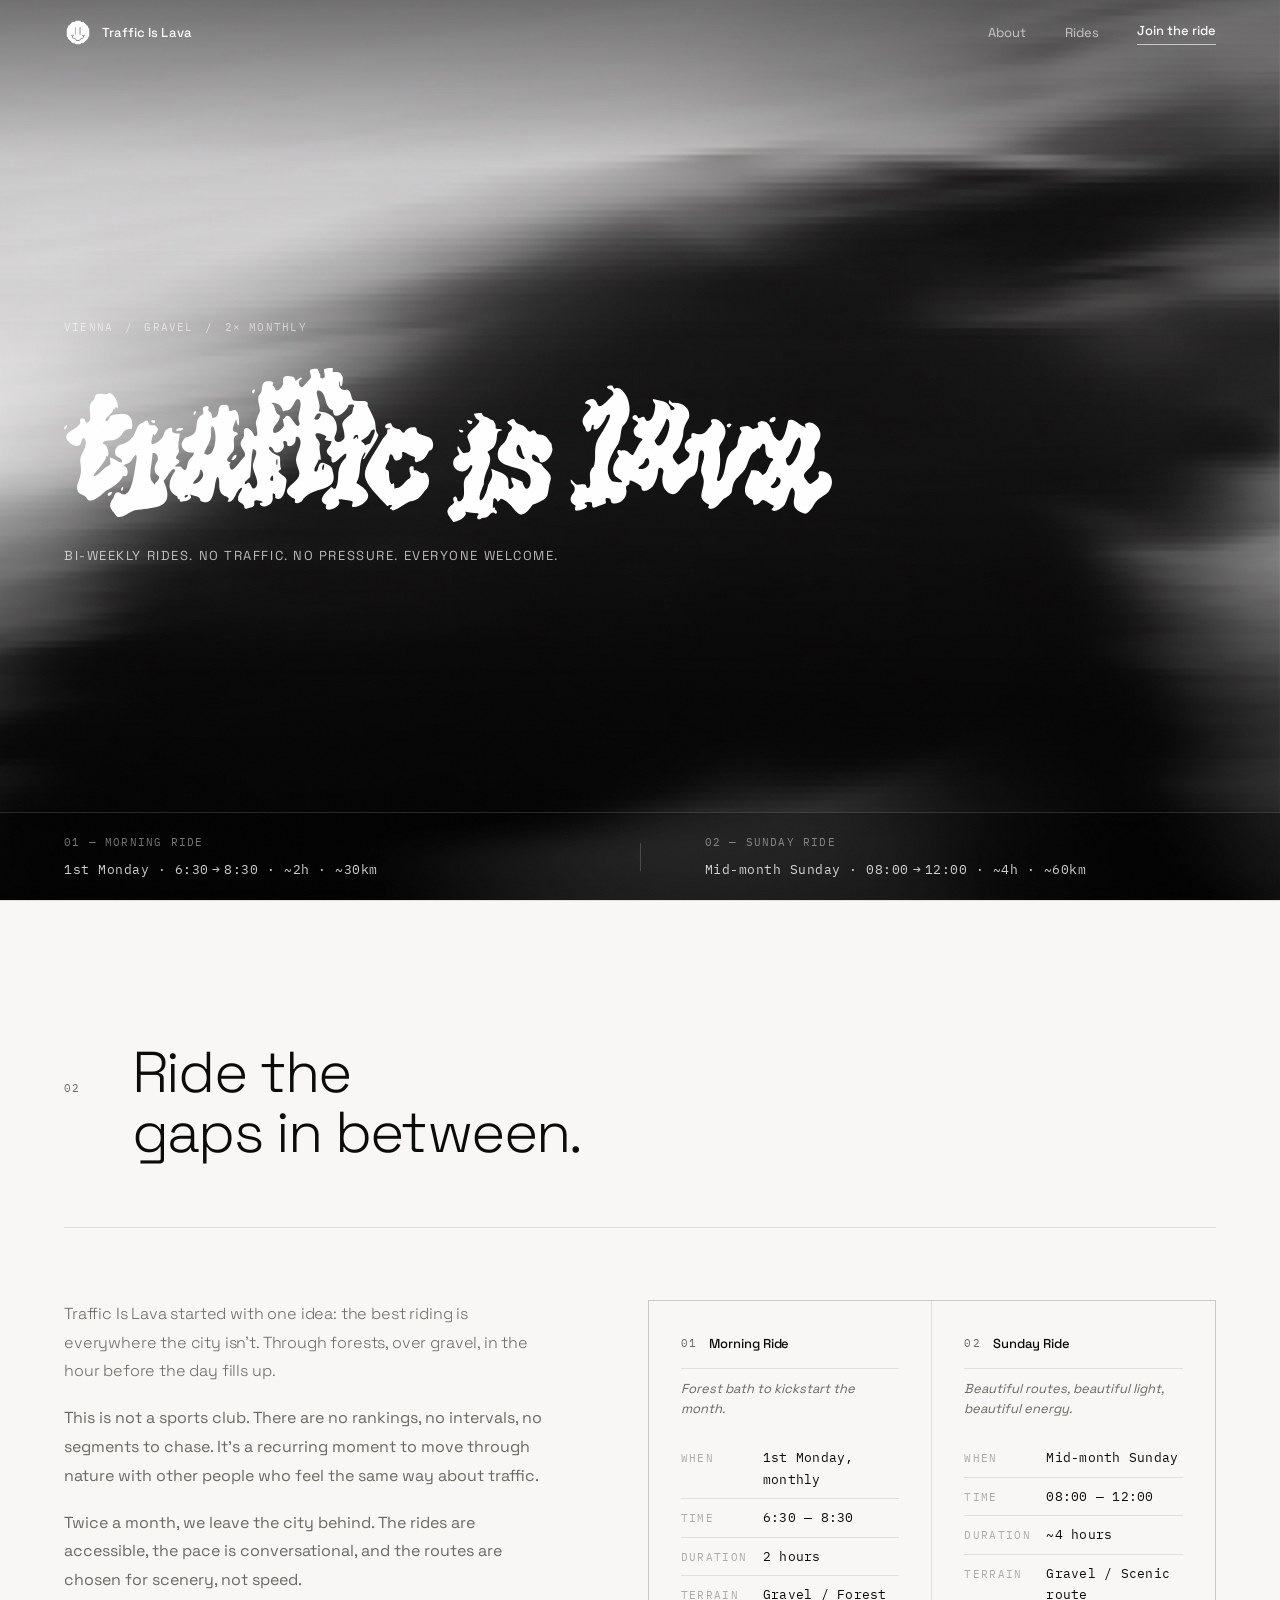
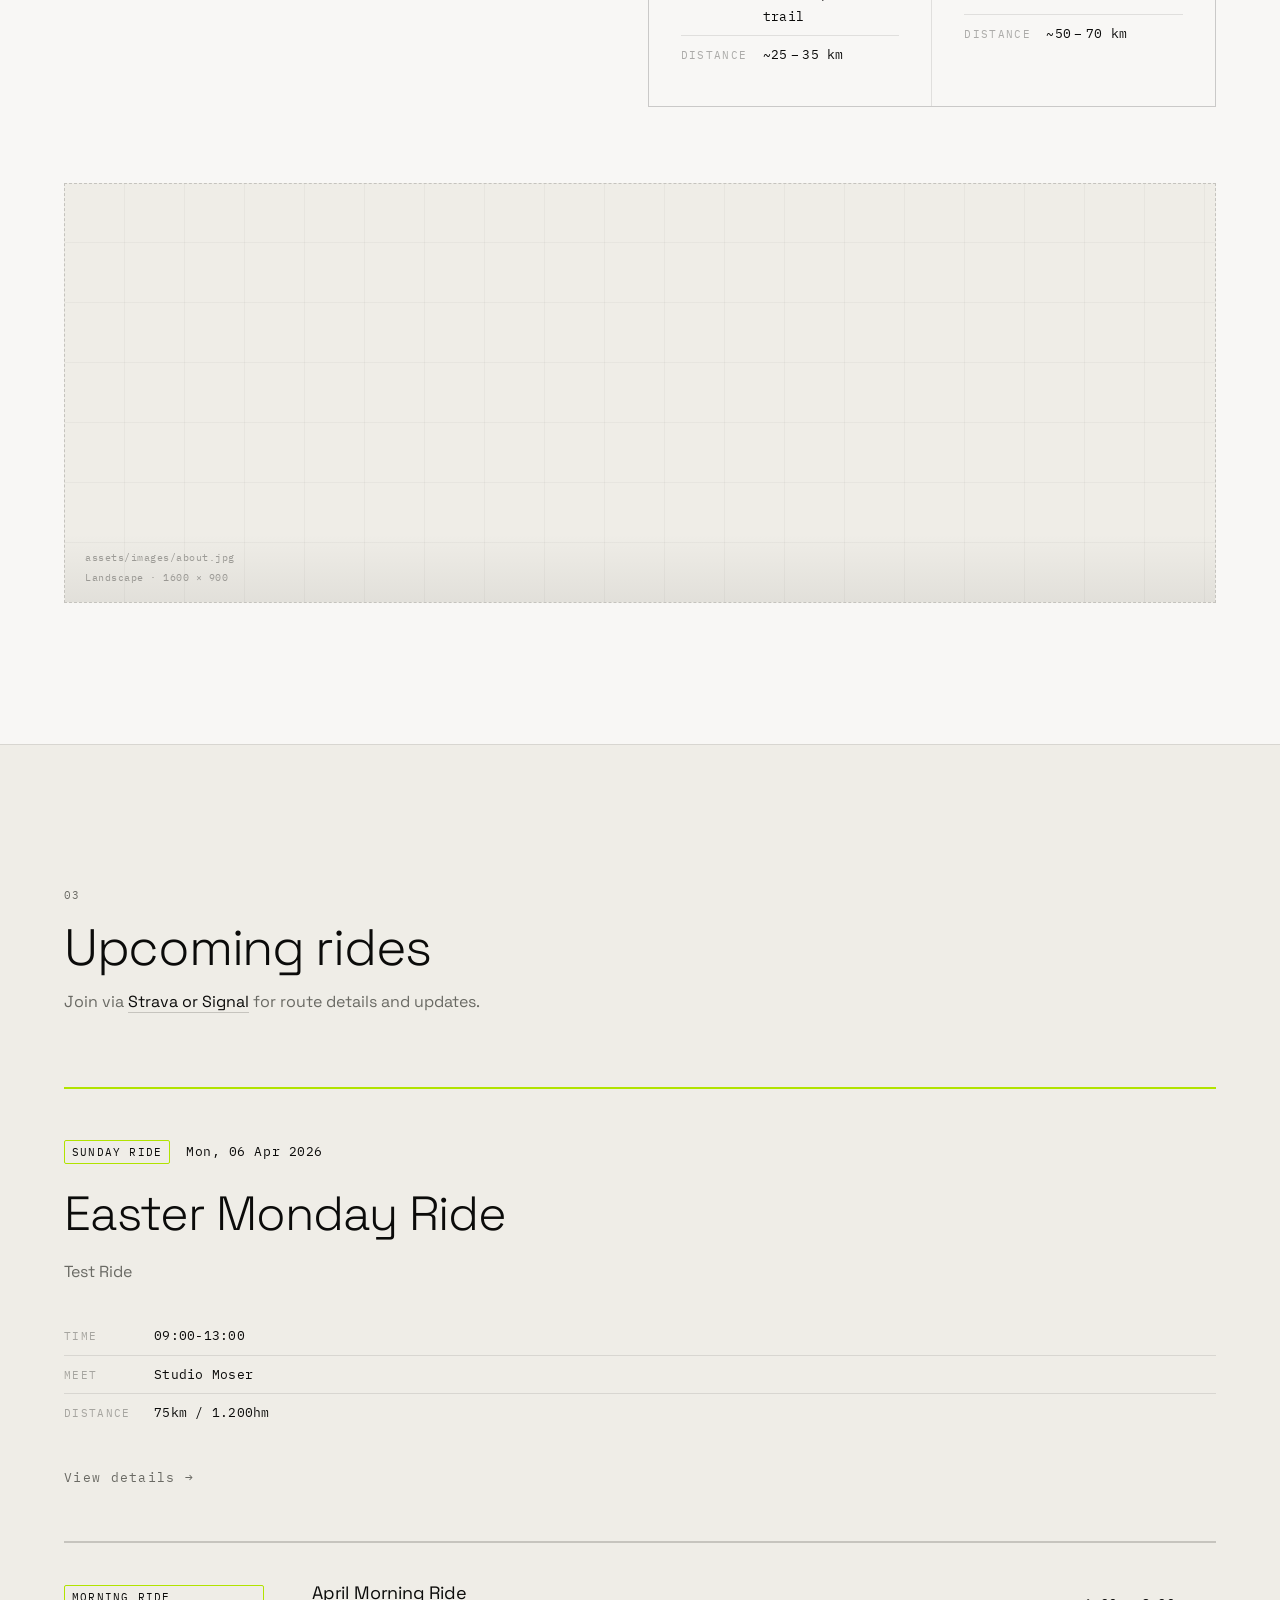
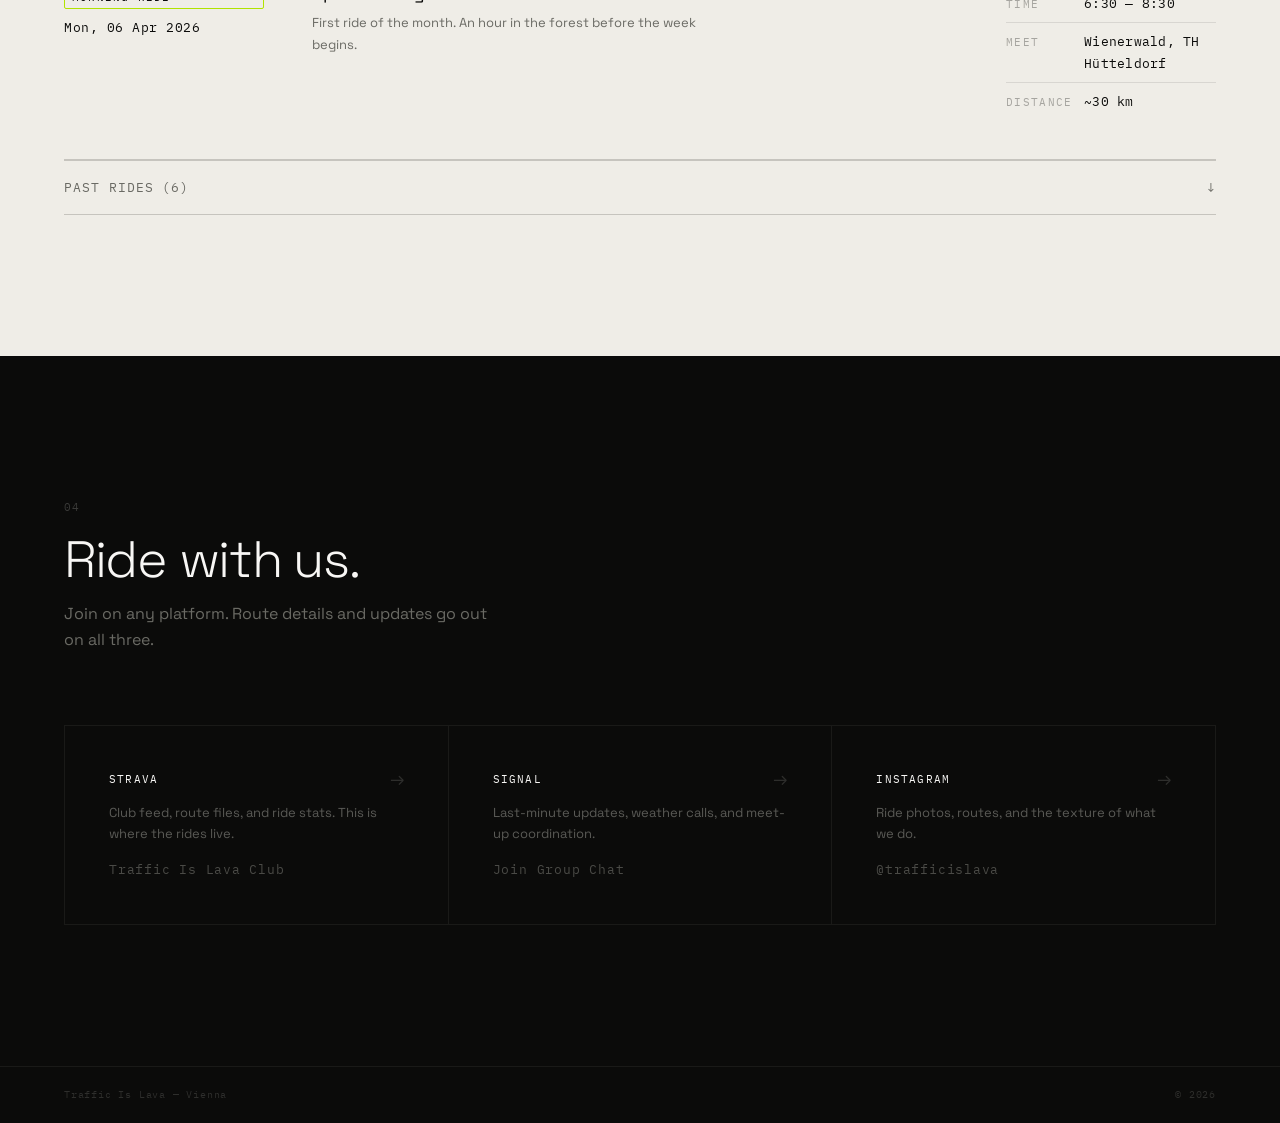
<file: lava/index.html>
<!DOCTYPE html>
<html lang="en">
<head>
  <meta charset="UTF-8">
  <meta name="viewport" content="width=device-width, initial-scale=1.0">
  <title>Traffic Is Lava — Gravel Rides in Vienna</title>
  <meta name="description" content="Bi-weekly off-road cycling through Vienna's forests. No traffic. No noise. No pressure.">
  <meta property="og:title" content="Traffic Is Lava">
  <meta property="og:description" content="Bi-weekly gravel rides in Vienna. No traffic. No noise. No pressure.">
  <meta property="og:type" content="website">

  <!-- =====================================================
    ASSET SLOT: Brand fonts
    When brand fonts are available:
    1. Place .woff2 files in assets/fonts/
    2. Add @font-face rules in styles/main.css (see README)
    3. Remove or comment out the Google Fonts <link> tags below
  ====================================================== -->
  <link rel="preconnect" href="https://fonts.googleapis.com">
  <link rel="preconnect" href="https://fonts.gstatic.com" crossorigin>
  <link href="https://fonts.googleapis.com/css2?family=IBM+Plex+Mono:wght@300;400&family=Space+Grotesk:wght@300;400;500;600&display=swap" rel="stylesheet">

  <link rel="stylesheet" href="styles/main.css">

</head>
<body>

  <!-- =====================================================
    NAVIGATION
  ====================================================== -->
  <header class="nav" id="nav">
    <div class="nav__inner">

      <a href="#home" class="nav__logo" aria-label="Traffic Is Lava — back to top">
        <img class="nav__logo-mark" src="assets/Icon-2.svg" alt="" width="28" height="28" aria-hidden="true">
        <span class="nav__wordmark">Traffic Is Lava</span>
      </a>

      <nav class="nav__links" id="nav-links" aria-label="Main navigation">
        <a href="#about" class="nav__link">About</a>
        <a href="#rides" class="nav__link">Rides</a>
        <a href="#join" class="nav__link nav__link--cta">Join the ride</a>
      </nav>

      <button class="nav__toggle" id="nav-toggle" aria-label="Open menu" aria-expanded="false" aria-controls="nav-links">
        <span class="nav__toggle-bar"></span>
        <span class="nav__toggle-bar"></span>
      </button>

    </div>
  </header>

  <main>

    <!-- =====================================================
      SECTION 1: HERO
    ====================================================== -->
    <section id="home" class="section section--hero">

      <!-- Full-bleed background image -->
      <div class="hero__bg" aria-hidden="true">
        <img src="assets/images/hero-background.jpg" alt="">
      </div>

      <!-- Gradient overlays: dark at top (nav), dark at bottom (logo) -->
      <div class="hero__overlay" aria-hidden="true"></div>

      <!-- Content — vertically centered -->
      <div class="hero__inner">
        <div class="hero__content-block">

          <p class="hero__eyebrow label mono">Vienna &thinsp;/&thinsp; Gravel &thinsp;/&thinsp; 2&times; Monthly</p>

          <div class="hero__logo-wrap">
            <img class="hero__logo" src="assets/logo/Logo-Web-White.svg" alt="Traffic Is Lava">
          </div>

          <p class="hero__sub">Bi-weekly rides. No traffic. No pressure. Everyone welcome.</p>

        </div>
      </div>

      <!-- Ride format summary bar -->
      <div class="hero__formats" aria-label="Ride formats overview">
        <div class="hero__format">
          <span class="label mono hero__format-label">01 &mdash; Morning Ride</span>
          <span class="hero__format-detail mono">1st Monday &middot; 6:30&thinsp;&rarr;&thinsp;8:30 &middot; ~2h &middot; ~30km</span>
        </div>
        <div class="hero__format-rule" aria-hidden="true"></div>
        <div class="hero__format">
          <span class="label mono hero__format-label">02 &mdash; Sunday Ride</span>
          <span class="hero__format-detail mono">Mid-month Sunday &middot; 08:00&thinsp;&rarr;&thinsp;12:00 &middot; ~4h &middot; ~60km</span>
        </div>
      </div>

    </section>

    <!-- =====================================================
      SECTION 2: ABOUT
    ====================================================== -->
    <section id="about" class="section section--about">
      <div class="section__inner">

        <header class="about__header fade-in">
          <p class="section__num label mono">02</p>
          <h2 class="about__headline">Ride the<br>gaps in between.</h2>
        </header>

        <div class="about__body">

          <div class="about__text fade-in">
            <p class="about__intro">Traffic Is Lava started with one idea: the best riding is everywhere the city isn't. Through forests, over gravel, in the hour before the day fills up.</p>
            <p>This is not a sports club. There are no rankings, no intervals, no segments to chase. It's a recurring moment to move through nature with other people who feel the same way about traffic.</p>
            <p>Twice a month, we leave the city behind. The rides are accessible, the pace is conversational, and the routes are chosen for scenery, not speed.</p>
          </div>

          <div class="about__formats fade-in">

            <div class="format-card">
              <div class="format-card__head">
                <span class="label mono format-card__num">01</span>
                <span class="format-card__name">Morning Ride</span>
              </div>
              <p class="format-card__tagline">Forest bath to kickstart the month.</p>
              <dl class="spec-list">
                <div class="spec-row">
                  <dt>WHEN</dt>
                  <dd>1st Monday, monthly</dd>
                </div>
                <div class="spec-row">
                  <dt>TIME</dt>
                  <dd>6:30 &mdash; 8:30</dd>
                </div>
                <div class="spec-row">
                  <dt>DURATION</dt>
                  <dd>2 hours</dd>
                </div>
                <div class="spec-row">
                  <dt>TERRAIN</dt>
                  <dd>Gravel / Forest trail</dd>
                </div>
                <div class="spec-row">
                  <dt>DISTANCE</dt>
                  <dd>~25&thinsp;&ndash;&thinsp;35 km</dd>
                </div>
              </dl>
            </div>

            <div class="format-card">
              <div class="format-card__head">
                <span class="label mono format-card__num">02</span>
                <span class="format-card__name">Sunday Ride</span>
              </div>
              <p class="format-card__tagline">Beautiful routes, beautiful light, beautiful energy.</p>
              <dl class="spec-list">
                <div class="spec-row">
                  <dt>WHEN</dt>
                  <dd>Mid-month Sunday</dd>
                </div>
                <div class="spec-row">
                  <dt>TIME</dt>
                  <dd>08:00 &mdash; 12:00</dd>
                </div>
                <div class="spec-row">
                  <dt>DURATION</dt>
                  <dd>~4 hours</dd>
                </div>
                <div class="spec-row">
                  <dt>TERRAIN</dt>
                  <dd>Gravel / Scenic route</dd>
                </div>
                <div class="spec-row">
                  <dt>DISTANCE</dt>
                  <dd>~50&thinsp;&ndash;&thinsp;70 km</dd>
                </div>
              </dl>
            </div>

          </div><!-- /.about__formats -->

        </div><!-- /.about__body -->

        <!-- =====================================================
          ASSET SLOT: About image
          Replace this <figure> with:
          <figure class="about__image">
            <img src="assets/images/about.jpg" alt="Group of cyclists on a gravel path through Vienna's Wienerwald">
          </figure>
          File: assets/images/about.jpg
          Recommended: landscape, ~1600×900px, group ride or forest scenery
        ====================================================== -->
        <figure class="about__image img-placeholder fade-in" data-slot="about" aria-hidden="true">
          <div class="img-placeholder__info">
            <span class="mono">assets/images/about.jpg</span>
            <span class="mono">Landscape · 1600 × 900</span>
          </div>
        </figure>

      </div>
    </section>

    <!-- =====================================================
      SECTION 3: RIDES
    ====================================================== -->
    <section id="rides" class="section section--rides">
      <div class="section__inner">

        <header class="section__header fade-in">
          <p class="section__num label mono">03</p>
          <h2 class="section__headline">Upcoming rides</h2>
          <p class="section__sub">
            Join via <a href="#join">Strava or Signal</a> for route details and updates.
          </p>
        </header>

        <!-- Rides are loaded from assets/rides.json — edit them at /admin -->

        <!-- Upcoming rides: featured card + secondary list rendered by JS -->
        <div id="upcoming-rides-container" aria-live="polite" aria-label="Upcoming rides"></div>

        <!-- Past rides: collapsed by default, toggled by JS -->
        <div class="rides__past" id="past-rides-section">
          <button class="rides__past-toggle" id="past-rides-toggle"
                  aria-expanded="false" aria-controls="past-rides-container">
            Past rides <span id="past-rides-count"></span>
            <span class="rides__past-arrow" aria-hidden="true">↓</span>
          </button>
          <div id="past-rides-container" class="rides__past-list" hidden></div>
        </div>

      </div>
    </section>

    <!-- =====================================================
      SECTION 4: JOIN
    ====================================================== -->
    <section id="join" class="section section--join">
      <div class="section__inner">

        <header class="section__header fade-in">
          <p class="section__num label mono">04</p>
          <h2 class="section__headline section__headline--light">Ride with us.</h2>
          <p class="section__sub section__sub--muted">Join on any platform. Route details and updates go out on all three.</p>
        </header>

        <div class="join__grid fade-in">

          <!-- =====================================================
            ASSET SLOT: Strava URL
            Replace href with your actual Strava club URL
            Example: href="https://www.strava.com/clubs/traffic-is-lava"
          ====================================================== -->
          <a href="https://www.strava.com/" class="join__card" target="_blank" rel="noopener noreferrer">
            <div class="join__card-top">
              <span class="join__platform label mono">Strava</span>
              <span class="join__arrow" aria-hidden="true">→</span>
            </div>
            <p class="join__desc">Club feed, route files, and ride stats. This is where the rides live.</p>
            <span class="join__handle mono">Traffic Is Lava Club</span>
          </a>

          <!-- =====================================================
            ASSET SLOT: Signal group link
            Replace href with your actual Signal group invite link
            Example: href="https://signal.group/#YOUR_INVITE_CODE"
          ====================================================== -->
          <a href="https://signal.group/" class="join__card" target="_blank" rel="noopener noreferrer">
            <div class="join__card-top">
              <span class="join__platform label mono">Signal</span>
              <span class="join__arrow" aria-hidden="true">→</span>
            </div>
            <p class="join__desc">Last-minute updates, weather calls, and meet-up coordination.</p>
            <span class="join__handle mono">Join Group Chat</span>
          </a>

          <!-- =====================================================
            ASSET SLOT: Instagram URL
            Replace href with your actual Instagram profile URL
            Example: href="https://www.instagram.com/trafficislava"
            Update the @handle below to match your actual username
          ====================================================== -->
          <a href="https://www.instagram.com/" class="join__card" target="_blank" rel="noopener noreferrer">
            <div class="join__card-top">
              <span class="join__platform label mono">Instagram</span>
              <span class="join__arrow" aria-hidden="true">→</span>
            </div>
            <p class="join__desc">Ride photos, routes, and the texture of what we do.</p>
            <span class="join__handle mono">@trafficislava</span>
          </a>

        </div><!-- /.join__grid -->

      </div>
    </section>

    <!-- =====================================================
      RIDE DETAIL MODAL
      Populated dynamically by main.js when a ride is clicked.
    ====================================================== -->
    <div class="ride-modal" id="ride-modal" role="dialog" aria-modal="true" aria-labelledby="modal-title" hidden>
      <div class="ride-modal__backdrop" id="modal-backdrop"></div>
      <div class="ride-modal__panel">

        <button class="ride-modal__close" id="modal-close" aria-label="Close">&times;</button>

        <!-- Komoot embed or placeholder -->
        <div class="ride-modal__map" id="modal-map"></div>

        <div class="ride-modal__header">
          <span class="ride-modal__type label mono" id="modal-type"></span>
          <time class="ride-modal__date" id="modal-date"></time>
        </div>

        <h2 class="ride-modal__title" id="modal-title"></h2>
        <p class="ride-modal__desc" id="modal-desc"></p>

        <dl class="spec-list ride-modal__specs" id="modal-specs">
          <div class="spec-row"><dt>TIME</dt><dd id="modal-time"></dd></div>
          <div class="spec-row"><dt>MEET</dt><dd id="modal-meet"></dd></div>
          <div class="spec-row"><dt>DISTANCE</dt><dd id="modal-distance"></dd></div>
        </dl>

        <div class="ride-modal__links">
          <a class="ride-modal__link" id="modal-komoot" href="#" target="_blank" rel="noopener noreferrer">
            <span>View on Komoot</span>
            <span class="ride-modal__link-arrow" aria-hidden="true">→</span>
          </a>
          <a class="ride-modal__link" id="modal-strava" href="#" target="_blank" rel="noopener noreferrer">
            <span>Strava event</span>
            <span class="ride-modal__link-arrow" aria-hidden="true">→</span>
          </a>
        </div>

      </div>
    </div>

  </main>

  <!-- =====================================================
    FOOTER
  ====================================================== -->
  <footer class="footer">
    <div class="footer__inner">
      <span class="mono footer__brand">Traffic Is Lava &mdash; Vienna</span>
      <span class="mono footer__copy">&copy; <span id="year"></span></span>
    </div>
  </footer>

  <script src="scripts/main.js"></script>
</body>
</html>
</file>
<file: lava/styles/main.css>
/* ============================================================
   TRAFFIC IS LAVA — main.css

   Table of Contents
   -----------------
   1.  Custom Properties (Design Tokens)
   2.  Brand Font Setup (placeholder — see README)
   3.  Reset & Base
   4.  Typography Utilities
   5.  Grain Overlay
   6.  Navigation
   7.  Section Base
   8.  Image Placeholders
   9.  Hero
   10. About
   11. Spec List (shared component)
   12. Format Cards
   13. Rides
   14. Join
   15. Footer
   16. Scroll Animations
   17. Responsive — Tablet (≤ 1024px)
   18. Responsive — Mobile (≤ 640px)
   19. Reduced Motion
   ============================================================ */


/* ============================================================
   1. CUSTOM PROPERTIES
   ============================================================ */

:root {
  /* ── Colors ─────────────────────────────── */
  --bg:           #F8F7F5;   /* warm off-white */
  --bg-subtle:    #EFEDE7;   /* rides section bg */
  --bg-dark:      #0B0B0A;   /* join + footer */
  --text:         #0B0B0A;
  --text-muted:   #6A6A64;
  --accent:       #B1E300;   /* lime green — use on dark backgrounds */
  --lava:         var(--accent); /* alias kept for existing usages */
  --border:       rgba(11, 11, 10, 0.10);
  --border-mid:   rgba(11, 11, 10, 0.18);

  /* dark-section text */
  --dark-text:    #F8F7F5;
  --dark-muted:   #6A6A64;
  --dark-border:  rgba(248, 247, 245, 0.10);
  --dark-border-mid: rgba(248, 247, 245, 0.16);

  /* ── Typography ─────────────────────────── */
  /*
    ASSET SLOT: Brand fonts
    Once brand fonts are installed in assets/fonts/, update these variables.
    See README for @font-face setup instructions.
  */
  --font-sans:    'Space Grotesk', system-ui, -apple-system, sans-serif;
  --font-mono:    'IBM Plex Mono', 'Courier New', monospace;

  /* ── Type Scale ─────────────────────────── */
  --text-2xs:  0.6875rem;   /* 11px — spec labels */
  --text-xs:   0.8125rem;   /* 13px */
  --text-sm:   0.8125rem;   /* 13px */
  --text-base: 1rem;        /* 16px */
  --text-lg:   1.125rem;    /* 18px */
  --text-xl:   1.375rem;    /* 22px */
  --text-2xl:  1.75rem;     /* 28px */
  --text-3xl:  2.25rem;     /* 36px */
  --text-4xl:  clamp(2.25rem, 4vw, 3.5rem);
  --text-hero: clamp(3.5rem, 8.5vw, 7rem);

  /* ── Spacing ────────────────────────────── */
  --gutter:       clamp(20px, 5vw, 80px);
  --section-v:    clamp(80px, 11vw, 160px);
  --max-w:        1360px;

  /* ── Motion ─────────────────────────────── */
  --ease:         cubic-bezier(0.16, 1, 0.3, 1);
  --dur-fast:     140ms;
  --dur-base:     260ms;
  --dur-slow:     480ms;

  /* ── Z-index ────────────────────────────── */
  --z-nav:     50;
  --z-overlay: 40;
  --z-grain:   60;
}


/* ============================================================
   2. BRAND FONT SETUP (placeholder)

   When brand fonts arrive, add @font-face blocks here, e.g.:

   @font-face {
     font-family: 'BrandDisplay';
     src: url('../assets/fonts/BrandDisplay-Light.woff2') format('woff2');
     font-weight: 300;
     font-style: normal;
     font-display: swap;
   }

   Then update --font-sans and/or --font-mono above.
   ============================================================ */


/* ============================================================
   3. RESET & BASE
   ============================================================ */

*, *::before, *::after {
  box-sizing: border-box;
  margin: 0;
  padding: 0;
}

html {
  scroll-behavior: smooth;
  -webkit-text-size-adjust: 100%;
  font-size: 16px;
}

body {
  background-color: var(--bg);
  color: var(--text);
  font-family: var(--font-sans);
  font-size: var(--text-base);
  line-height: 1.65;
  font-weight: 400;
  -webkit-font-smoothing: antialiased;
  -moz-osx-font-smoothing: grayscale;
  overflow-x: hidden;
}

img, video, svg { display: block; max-width: 100%; height: auto; }
a { color: inherit; text-decoration: none; }
ul, ol { list-style: none; }
button { background: none; border: none; cursor: pointer; font: inherit; }
figure { margin: 0; }
dt { font-weight: 400; }

:focus-visible {
  outline: 2px solid var(--accent);
  outline-offset: 3px;
  /* dark ring ensures visibility on light backgrounds too */
  box-shadow: 0 0 0 4px rgba(11, 11, 10, 0.12);
}


/* ============================================================
   4. TYPOGRAPHY UTILITIES
   ============================================================ */

/* Small-caps mono label — used for section numbers, ride type, spec keys */
.label {
  font-size: var(--text-xs);
  font-weight: 500;
  letter-spacing: 0.12em;
  text-transform: uppercase;
}

.mono {
  font-family: var(--font-mono);
  font-size: var(--text-sm);
  letter-spacing: 0.03em;
}

.label.mono {
  font-family: var(--font-mono);
  font-size: var(--text-2xs);
  letter-spacing: 0.11em;
  font-weight: 400;
}


/* ============================================================
   5. GRAIN OVERLAY
   Analog texture — SVG fractal noise at low opacity
   ============================================================ */

body::after {
  content: '';
  position: fixed;
  inset: 0;
  background-image: url("data:image/svg+xml,%3Csvg xmlns='http://www.w3.org/2000/svg' width='320' height='320'%3E%3Cfilter id='g'%3E%3CfeTurbulence type='fractalNoise' baseFrequency='0.82' numOctaves='4' stitchTiles='stitch'/%3E%3C/filter%3E%3Crect width='320' height='320' filter='url(%23g)' opacity='1'/%3E%3C/svg%3E");
  opacity: 0.028;
  pointer-events: none;
  z-index: var(--z-grain);
}


/* ============================================================
   6. NAVIGATION
   ============================================================ */

.nav {
  position: fixed;
  top: 0;
  left: 0;
  right: 0;
  z-index: var(--z-nav);
  border-bottom: 1px solid transparent;
  transition:
    background-color var(--dur-base) var(--ease),
    border-color var(--dur-base) var(--ease);
}

.nav.is-scrolled {
  background-color: rgba(248, 247, 245, 0.90);
  backdrop-filter: blur(14px);
  -webkit-backdrop-filter: blur(14px);
  border-bottom-color: var(--border);
}

.nav__inner {
  display: flex;
  align-items: center;
  justify-content: space-between;
  max-width: var(--max-w);
  margin: 0 auto;
  padding: 18px var(--gutter);
}

/* Logo */
.nav__logo {
  display: flex;
  align-items: center;
  gap: 10px;
  transition: opacity var(--dur-fast);
  cursor: pointer;
}
.nav__logo:hover { opacity: 0.65; }

.nav__logo-mark { flex-shrink: 0; }

.nav__wordmark {
  font-size: var(--text-sm);
  font-weight: 500;
  letter-spacing: 0.01em;
  line-height: 1;
}

/* Nav links */
.nav__links {
  display: flex;
  align-items: center;
  gap: clamp(20px, 3vw, 44px);
}

.nav__link {
  font-size: var(--text-sm);
  color: var(--text-muted);
  transition: color var(--dur-fast);
  cursor: pointer;
}
.nav__link:hover { color: var(--text); }

.nav__link--cta {
  color: var(--text);
  font-weight: 500;
  padding-bottom: 2px;
  border-bottom: 1px solid var(--text);
  transition: color var(--dur-fast), border-color var(--dur-fast);
  cursor: pointer;
}
.nav__link--cta:hover {
  color: var(--lava);
  border-bottom-color: var(--lava);
}

/* ── Nav over dark hero: white text + icon when not scrolled ── */
.nav:not(.is-scrolled) .nav__wordmark {
  color: white;
}

.nav:not(.is-scrolled) .nav__logo-mark {
  filter: brightness(0) invert(1);
  transition: filter var(--dur-base) var(--ease);
}

.nav.is-scrolled .nav__logo-mark {
  filter: none;
  transition: filter var(--dur-base) var(--ease);
}

.nav:not(.is-scrolled) .nav__link {
  color: rgba(255, 255, 255, 0.65);
}
.nav:not(.is-scrolled) .nav__link:hover {
  color: white;
}

.nav:not(.is-scrolled) .nav__link--cta {
  color: white;
  border-bottom-color: rgba(255, 255, 255, 0.65);
}
.nav:not(.is-scrolled) .nav__link--cta:hover {
  color: white;
  border-bottom-color: white;
}

.nav:not(.is-scrolled) .nav__toggle-bar {
  background-color: white;
}

/* Hamburger toggle (hidden on desktop) */
.nav__toggle {
  display: none;
  flex-direction: column;
  justify-content: center;
  gap: 5px;
  width: 32px;
  height: 32px;
  cursor: pointer;
  position: relative;
  z-index: calc(var(--z-overlay) + 2);
}

.nav__toggle-bar {
  display: block;
  width: 22px;
  height: 1px;
  background-color: var(--text);
  transition:
    transform var(--dur-base) var(--ease),
    opacity var(--dur-fast);
}

.nav__toggle[aria-expanded="true"] .nav__toggle-bar:first-child {
  transform: translateY(6px) rotate(45deg);
}
.nav__toggle[aria-expanded="true"] .nav__toggle-bar:last-child {
  transform: translateY(-6px) rotate(-45deg);
}


/* ============================================================
   7. SECTION BASE
   ============================================================ */

.section { padding: var(--section-v) 0; }

.section__inner {
  max-width: var(--max-w);
  margin: 0 auto;
  padding: 0 var(--gutter);
}

.section__header { margin-bottom: clamp(40px, 6vw, 72px); }

.section__num {
  color: var(--text-muted);
  display: block;
  margin-bottom: 16px;
}

.section__headline {
  font-size: var(--text-4xl);
  font-weight: 300;
  line-height: 1.08;
  letter-spacing: -0.025em;
  margin-bottom: 14px;
}

.section__headline--light { color: var(--dark-text); }

.section__sub {
  font-size: var(--text-base);
  color: var(--text-muted);
  max-width: 44ch;
  line-height: 1.6;
}

.section__sub--muted { color: var(--dark-muted); }

.section__sub a {
  color: var(--text);
  border-bottom: 1px solid var(--border-mid);
  transition: border-color var(--dur-fast);
  cursor: pointer;
}
.section__sub a:hover { border-bottom-color: var(--text); }


/* ============================================================
   8. IMAGE PLACEHOLDERS
   Swap these out by replacing <figure class="img-placeholder">
   with <figure><img src="..." alt="..."></figure>
   ============================================================ */

.img-placeholder {
  background-color: var(--bg-subtle);
  border: 1px dashed rgba(11, 11, 10, 0.18);
  position: relative;
  display: flex;
  align-items: flex-end;
  overflow: hidden;
}

/* Subtle grid pattern to suggest an image area */
.img-placeholder::before {
  content: '';
  position: absolute;
  inset: 0;
  background-image:
    repeating-linear-gradient(
      0deg,
      transparent,
      transparent 59px,
      rgba(11, 11, 10, 0.035) 59px,
      rgba(11, 11, 10, 0.035) 60px
    ),
    repeating-linear-gradient(
      90deg,
      transparent,
      transparent 59px,
      rgba(11, 11, 10, 0.035) 59px,
      rgba(11, 11, 10, 0.035) 60px
    );
}

.img-placeholder__info {
  position: relative;
  display: flex;
  flex-direction: column;
  gap: 3px;
  padding: 16px 20px;
  background: linear-gradient(to top, rgba(11,11,10,0.06), transparent);
  width: 100%;
}

.img-placeholder__info span {
  display: block;
  color: rgba(11, 11, 10, 0.35);
  font-size: 10px;
  font-family: var(--font-mono);
  letter-spacing: 0.05em;
}


/* ============================================================
   9. HERO — full-bleed image, centered content, parallax
   ============================================================ */

/* ── Entrance keyframes ──────────────────────────────────── */

@keyframes hero-rise {
  from {
    opacity: 0;
    transform: translateY(22px);
  }
  to {
    opacity: 1;
    transform: translateY(0);
  }
}

/* Logo gets a very slight scale settle — feels weighty */
@keyframes hero-rise-logo {
  from {
    opacity: 0;
    transform: translateY(28px) scale(0.975);
  }
  to {
    opacity: 1;
    transform: translateY(0) scale(1);
  }
}

@keyframes hero-fade {
  from { opacity: 0; }
  to   { opacity: 1; }
}

/* ── Section ─────────────────────────────────────────────── */

.section--hero {
  padding: 0;
  position: relative;
  min-height: 100dvh;
  display: flex;
  flex-direction: column;
  color: white;
  overflow: hidden; /* clip parallax image overflow */
}

/* ── Background image — oversized for parallax room ──────── */

.hero__bg {
  position: absolute;
  inset: 0;
  z-index: 0;
}

.hero__bg img {
  width: 100%;
  height: 130%;          /* extra height: parallax never shows a gap */
  margin-top: -8%;       /* center the extra height */
  object-fit: cover;
  object-position: center 40%;
  display: block;
  will-change: transform; /* GPU layer for smooth parallax */
}

/* ── Dual gradient overlay ───────────────────────────────── */

.hero__overlay {
  position: absolute;
  inset: 0;
  z-index: 1;
  pointer-events: none;
  background:
    linear-gradient(
      to bottom,
      rgba(0, 0, 0, 0.50) 0%,
      rgba(0, 0, 0, 0.10) 18%,
      rgba(0, 0, 0, 0.00) 38%,
      rgba(0, 0, 0, 0.00) 52%,
      rgba(0, 0, 0, 0.62) 78%,
      rgba(0, 0, 0, 0.82) 100%
    );
}

/* ── Content — vertically centered ──────────────────────── */

.hero__inner {
  position: relative;
  z-index: 2;
  flex: 1;
  display: flex;
  flex-direction: column;
  justify-content: center;  /* vertical center */
  max-width: var(--max-w);
  margin: 0 auto;
  width: 100%;
  padding: clamp(96px, 12vw, 136px) var(--gutter) clamp(40px, 5vw, 64px);
}

.hero__content-block {
  display: flex;
  flex-direction: column;
}

/* ── Staggered entrance animations ──────────────────────── */

.hero__eyebrow {
  color: rgba(255, 255, 255, 0.60);
  letter-spacing: 0.13em;
  margin-bottom: clamp(20px, 3vw, 32px);
  animation: hero-rise 0.9s var(--ease) 80ms both;
}

.hero__logo-wrap {
  margin-bottom: clamp(16px, 2vw, 24px);
  animation: hero-rise-logo 1.1s var(--ease) 280ms both;
}

.hero__logo {
  width: clamp(260px, 60vw, 860px);
  height: auto;
  display: block;
}

.hero__sub {
  font-size: var(--text-xs);
  font-weight: 400;
  letter-spacing: 0.12em;
  text-transform: uppercase;
  color: rgba(255, 255, 255, 0.70);
  animation: hero-rise 0.9s var(--ease) 420ms both;
}

/* ── Format bar — frosted glass, fades in last ───────────── */

.hero__formats {
  position: relative;
  z-index: 2;
  border-top: 1px solid rgba(255, 255, 255, 0.14);
  display: flex;
  align-items: center;
  background: rgba(0, 0, 0, 0.28);
  backdrop-filter: blur(10px);
  -webkit-backdrop-filter: blur(10px);
  animation: hero-fade 1s var(--ease) 680ms both;
}

.hero__format {
  flex: 1;
  display: flex;
  flex-direction: column;
  gap: 7px;
  padding: 20px var(--gutter);
}

.hero__format-rule {
  width: 1px;
  height: 28px;
  background: rgba(255, 255, 255, 0.18);
  flex-shrink: 0;
}

.hero__format-label {
  color: rgba(255, 255, 255, 0.45);
}

.hero__format-detail {
  font-size: var(--text-xs);
  color: rgba(255, 255, 255, 0.82);
  font-family: var(--font-mono);
  letter-spacing: 0.04em;
}


/* ============================================================
   10. ABOUT
   ============================================================ */

.section--about {
  border-top: 1px solid var(--border);
}

.about__header {
  display: flex;
  align-items: baseline;
  gap: clamp(20px, 4vw, 52px);
  padding-bottom: clamp(40px, 5vw, 64px);
  border-bottom: 1px solid var(--border);
  margin-bottom: clamp(48px, 6vw, 72px);
}

.about__headline {
  font-size: clamp(2.25rem, 4.5vw, 4rem);
  font-weight: 300;
  line-height: 1.05;
  letter-spacing: -0.028em;
}

.about__body {
  display: grid;
  grid-template-columns: 1fr 1.15fr;
  gap: clamp(40px, 7vw, 96px);
  align-items: start;
  margin-bottom: clamp(48px, 6vw, 80px);
}

.about__text {
  display: flex;
  flex-direction: column;
  gap: 18px;
}

.about__intro {
  font-size: var(--text-xl);
  font-weight: 300;
  line-height: 1.5;
  letter-spacing: -0.01em;
}

.about__text p {
  color: var(--text-muted);
  line-height: 1.8;
  font-size: var(--text-base);
}

/* Format cards grid */
.about__formats {
  display: grid;
  grid-template-columns: 1fr 1fr;
  gap: 1px;
  background-color: var(--border);
  border: 1px solid var(--border);
}

/* About image */
.about__image {
  height: clamp(200px, 35vw, 420px);
}


/* ============================================================
   11. SPEC LIST  (shared by format cards + ride items)
   ============================================================ */

.spec-list {
  display: flex;
  flex-direction: column;
  gap: 0;
}

.spec-row {
  display: grid;
  grid-template-columns: 72px 1fr;
  gap: 10px;
  padding: 8px 0;
  border-bottom: 1px solid var(--border);
  align-items: baseline;
}

.spec-row:last-child { border-bottom: none; }

.spec-row dt {
  font-family: var(--font-mono);
  font-size: 11px;
  letter-spacing: 0.12em;
  text-transform: uppercase;
  color: rgba(11, 11, 10, 0.32);
  padding-top: 2px;
  font-weight: 400;
}

.spec-row dd {
  font-family: var(--font-mono);
  font-size: var(--text-xs);
  color: var(--text);
  letter-spacing: 0.02em;
}


/* ============================================================
   12. FORMAT CARDS
   ============================================================ */

.format-card {
  background-color: var(--bg);
  padding: clamp(20px, 2.5vw, 32px);
}

.format-card__head {
  display: flex;
  align-items: center;
  gap: 12px;
  margin-bottom: 10px;
  padding-bottom: 14px;
  border-bottom: 1px solid var(--border);
}

.format-card__num {
  color: var(--text-muted);
}

.format-card__name {
  font-size: var(--text-sm);
  font-weight: 500;
  letter-spacing: -0.005em;
}

.format-card__tagline {
  font-size: var(--text-xs);
  color: var(--text-muted);
  font-style: italic;
  margin-bottom: 20px;
  line-height: 1.55;
}


/* ============================================================
   13. RIDES
   ============================================================ */

.section--rides {
  background-color: var(--bg-subtle);
  border-top: 1px solid var(--border);
}

.rides__list {
  border-top: 1px solid var(--border-mid);
}

.ride-item {
  display: grid;
  grid-template-columns: 200px 1fr 210px;
  gap: clamp(20px, 4vw, 48px);
  padding: clamp(24px, 3vw, 40px) 0;
  border-bottom: 1px solid var(--border-mid);
  align-items: start;
  cursor: pointer;
  transition: opacity var(--dur-fast);
}

.ride-item:hover { opacity: 0.72; }
.ride-item:hover .ride-item__title { color: var(--text-muted); }
.ride-item .ride-item__title { transition: color var(--dur-fast); }

.ride-item__meta {
  display: flex;
  flex-direction: column;
  gap: 8px;
  padding-top: 3px;
}

.ride-item__type {
  display: inline-block;
  color: var(--text);
  background: transparent;
  border: 1px solid var(--accent);
  padding: 2px 7px;
  border-radius: 2px;
}

.ride-item__date {
  color: var(--text);
  font-size: var(--text-xs);
  letter-spacing: 0.04em;
}

.ride-item__title {
  font-size: var(--text-lg);
  font-weight: 400;
  letter-spacing: -0.01em;
  margin-bottom: 8px;
  line-height: 1.25;
}

.ride-item__desc {
  font-size: var(--text-sm);
  color: var(--text-muted);
  line-height: 1.65;
  max-width: 50ch;
}

.ride-item__specs { padding-top: 3px; }

.ride-item__specs .spec-row {
  grid-template-columns: 68px 1fr;
}

/* Featured ride card (first upcoming) */
.ride-featured {
  display: block;
  border-top: 2px solid var(--accent);
  padding: clamp(28px, 4vw, 52px) 0;
  cursor: pointer;
  transition: opacity var(--dur-fast);
}
.ride-featured:hover { opacity: 0.78; }
.ride-featured:hover .ride-featured__title { color: var(--text-muted); }
.ride-featured .ride-featured__title { transition: color var(--dur-fast); }

.ride-featured__header {
  display: flex;
  align-items: center;
  gap: 16px;
  margin-bottom: clamp(16px, 2vw, 24px);
}

.ride-featured__title {
  font-size: clamp(1.75rem, 4vw, 3rem);
  font-weight: 300;
  letter-spacing: -0.02em;
  line-height: 1.1;
  margin-bottom: clamp(12px, 1.5vw, 18px);
}

.ride-featured__desc {
  font-size: var(--text-base);
  color: var(--text-muted);
  line-height: 1.65;
  max-width: 52ch;
  margin-bottom: clamp(20px, 2.5vw, 32px);
}

.ride-featured__specs {
  margin-bottom: clamp(20px, 2.5vw, 32px);
}

.ride-featured__specs .spec-row {
  grid-template-columns: 80px 1fr;
}

.ride-featured__cta {
  font-size: var(--text-xs);
  letter-spacing: 0.1em;
  color: var(--text-muted);
  display: inline-flex;
  align-items: center;
  gap: 6px;
  transition: color var(--dur-fast);
}
.ride-featured:hover .ride-featured__cta { color: var(--text); }

/* Secondary upcoming rides (2nd onward) */
.rides__list--secondary {
  border-top: 1px solid var(--border-mid);
}

/* Past rides section */
.rides__past {
  margin-top: 0;
}

.rides__past-toggle {
  display: flex;
  align-items: center;
  gap: 8px;
  background: none;
  border: none;
  border-top: 1px solid var(--border-mid);
  border-bottom: 1px solid var(--border-mid);
  padding: 16px 0;
  width: 100%;
  text-align: left;
  cursor: pointer;
  font-family: var(--font-mono);
  font-size: var(--text-xs);
  letter-spacing: 0.08em;
  text-transform: uppercase;
  color: var(--text-muted);
  transition: color var(--dur-fast);
}
.rides__past-toggle:hover { color: var(--text); }
.rides__past-toggle:focus-visible {
  outline: 2px solid var(--accent);
  outline-offset: 2px;
}

#past-rides-count {
  color: inherit;
}

.rides__past-arrow {
  margin-left: auto;
  display: inline-block;
  transition: transform var(--dur-base) var(--ease);
}
.rides__past-toggle[aria-expanded="true"] .rides__past-arrow {
  transform: rotate(180deg);
}

.rides__past-list {
  border-bottom: 1px solid var(--border-mid);
}

/* Compact past ride row */
.ride-past {
  display: grid;
  grid-template-columns: auto 1fr auto auto;
  align-items: center;
  gap: clamp(12px, 2.5vw, 32px);
  padding: 14px 0;
  border-bottom: 1px solid var(--border);
  cursor: pointer;
  transition: opacity var(--dur-fast);
}
.ride-past:last-child { border-bottom: none; }
.ride-past:hover { opacity: 0.6; }

.ride-past__title {
  font-size: var(--text-sm);
  font-weight: 400;
}

.ride-past__date {
  font-size: var(--text-xs);
  color: var(--text-muted);
  letter-spacing: 0.04em;
}

.ride-past__arrow {
  font-size: var(--text-xs);
  color: var(--text-muted);
}

/* Loading / empty states */
.rides__loading,
.rides__empty {
  padding: clamp(40px, 5vw, 72px) 0;
  color: var(--text-muted);
  font-family: var(--font-mono);
  font-size: var(--text-xs);
  letter-spacing: 0.06em;
  border-top: 1px solid var(--border-mid);
}

.rides__empty code {
  font-family: var(--font-mono);
  background: var(--bg-dark);
  color: var(--accent);
  padding: 1px 5px;
  border-radius: 2px;
  font-size: 0.95em;
}


/* ============================================================
   14. JOIN
   ============================================================ */

.section--join {
  background-color: var(--bg-dark);
  border-top: 1px solid rgba(11, 11, 10, 0.5);
}

/* Override section base for dark context */
.section--join .section__num {
  color: #3A3A38;
}

.section--join .section__sub a {
  color: var(--dark-muted);
  border-bottom-color: #2C2C2A;
}
.section--join .section__sub a:hover {
  color: var(--dark-text);
  border-bottom-color: var(--dark-muted);
}

.join__grid {
  display: grid;
  grid-template-columns: repeat(3, 1fr);
  gap: 1px;
  background-color: #1A1A18;
  border: 1px solid #1A1A18;
}

.join__card {
  background-color: var(--bg-dark);
  padding: clamp(24px, 3.5vw, 44px);
  display: flex;
  flex-direction: column;
  gap: 14px;
  cursor: pointer;
  transition: background-color var(--dur-base) var(--ease);
}
.join__card:hover {
  background-color: #111110;
}

.join__card-top {
  display: flex;
  align-items: center;
  justify-content: space-between;
}

.join__platform {
  color: var(--dark-text);
  letter-spacing: 0.14em;
}

.join__arrow {
  color: #2E2E2C;
  font-size: var(--text-lg);
  line-height: 1;
  transition:
    color var(--dur-fast),
    transform var(--dur-base) var(--ease);
}
.join__card:hover .join__arrow {
  color: var(--dark-text);
  transform: translateX(5px);
}

.join__desc {
  font-size: var(--text-sm);
  color: #5A5A56;
  line-height: 1.65;
  flex: 1;
}

.join__handle {
  font-size: var(--text-xs);
  color: #4A4A46;
  letter-spacing: 0.06em;
  display: block;
  transition: color var(--dur-fast);
}
.join__card:hover .join__handle {
  color: var(--dark-muted);
}


/* ============================================================
   15. FOOTER
   ============================================================ */

.footer {
  background-color: var(--bg-dark);
  border-top: 1px solid #1A1A18;
  padding: 20px var(--gutter);
}

.footer__inner {
  max-width: var(--max-w);
  margin: 0 auto;
  display: flex;
  align-items: center;
  justify-content: space-between;
}

.footer__brand,
.footer__copy {
  font-size: 10px;
  color: #2E2E2C;
  letter-spacing: 0.08em;
}


/* ============================================================
   16. SCROLL ANIMATIONS
   Elements with .fade-in start invisible and slide up on enter.
   JS adds .is-visible via IntersectionObserver.
   ============================================================ */

.fade-in {
  opacity: 0;
  transform: translateY(18px);
  transition:
    opacity var(--dur-slow) var(--ease),
    transform var(--dur-slow) var(--ease);
}

.fade-in.is-visible {
  opacity: 1;
  transform: translateY(0);
}


/* ============================================================
   17. RESPONSIVE — TABLET (≤ 1024px)
   ============================================================ */

@media (max-width: 1024px) {

  /* Hero: scale logo on tablet */
  .hero__logo {
    width: clamp(260px, 70vw, 680px);
  }

  /* About: single column */
  .about__body { grid-template-columns: 1fr; }

  /* Rides: collapse 3-col to stacked */
  .ride-item {
    grid-template-columns: 1fr;
    gap: 16px;
  }

  .ride-item__meta {
    flex-direction: row;
    align-items: center;
    gap: 20px;
  }

  .ride-item__specs {
    padding-top: 0;
    border-top: 1px solid var(--border);
    padding-top: 14px;
  }

  /* Join: 2-col on tablet */
  .join__grid { grid-template-columns: 1fr 1fr; }
}


/* ============================================================
   18. RESPONSIVE — MOBILE (≤ 640px)
   ============================================================ */

@media (max-width: 640px) {

  /* Show mobile menu toggle */
  .nav__toggle { display: flex; }

  /* Full-screen overlay menu */
  .nav__links {
    position: fixed;
    inset: 0;
    background-color: var(--bg);
    flex-direction: column;
    align-items: center;
    justify-content: center;
    gap: 32px;
    z-index: var(--z-overlay);
    opacity: 0;
    pointer-events: none;
    transition: opacity var(--dur-base) var(--ease);
  }

  .nav__links.is-open {
    opacity: 1;
    pointer-events: auto;
  }

  .nav__links .nav__link {
    font-size: var(--text-2xl);
    font-weight: 300;
    color: var(--text);
  }

  .nav__links .nav__link--cta {
    border-bottom: none;
    font-weight: 300;
  }

  /* Hero — scale logo down on mobile */
  .hero__logo {
    width: clamp(220px, 85vw, 500px);
  }

  /* Hero formats: stack vertically */
  .hero__formats {
    flex-direction: column;
    align-items: stretch;
  }

  .hero__format {
    padding: 14px var(--gutter);
    border-top: 1px solid rgba(255, 255, 255, 0.10);
  }

  .hero__format:first-child { border-top: none; }

  .hero__format-rule { display: none; }

  /* About header: stack */
  .about__header {
    flex-direction: column;
    gap: 14px;
  }

  /* About formats: single col */
  .about__formats { grid-template-columns: 1fr; }

  /* Ride meta: stack back to column on small screens */
  .ride-item__meta {
    flex-direction: column;
    gap: 6px;
  }

  /* Join: single col */
  .join__grid { grid-template-columns: 1fr; }

  /* Section headlines */
  .section__headline { font-size: var(--text-3xl); }
}


/* ============================================================
   19. RIDE DETAIL MODAL
   ============================================================ */

.ride-modal {
  position: fixed;
  inset: 0;
  z-index: 200;
  display: flex;
  align-items: center;
  justify-content: center;
  padding: var(--gutter);
}

.ride-modal[hidden] { display: none; }

/* Backdrop */
.ride-modal__backdrop {
  position: absolute;
  inset: 0;
  background: rgba(11, 11, 10, 0.55);
  backdrop-filter: blur(4px);
  -webkit-backdrop-filter: blur(4px);
  cursor: pointer;
  animation: backdrop-in var(--dur-base) var(--ease) both;
}

@keyframes backdrop-in {
  from { opacity: 0; }
  to   { opacity: 1; }
}

/* Panel */
.ride-modal__panel {
  position: relative;
  background: var(--bg);
  width: 100%;
  max-width: 680px;
  max-height: 90dvh;
  overflow-y: auto;
  border-radius: 1px;
  border: 1px solid var(--border-mid);
  animation: panel-in var(--dur-base) var(--ease) both;
  overscroll-behavior: contain;
}

@keyframes panel-in {
  from { opacity: 0; transform: translateY(20px); }
  to   { opacity: 1; transform: translateY(0); }
}

/* Close button */
.ride-modal__close {
  position: absolute;
  top: 16px;
  right: 16px;
  width: 32px;
  height: 32px;
  display: flex;
  align-items: center;
  justify-content: center;
  color: var(--text-muted);
  font-size: var(--text-lg);
  line-height: 1;
  cursor: pointer;
  border-radius: 1px;
  transition: color var(--dur-fast), background-color var(--dur-fast);
  z-index: 2;
}
.ride-modal__close:hover {
  color: var(--text);
  background-color: var(--bg-subtle);
}

/* Map / Komoot embed area */
.ride-modal__map {
  width: 100%;
  height: 420px;
  background-color: var(--bg-subtle);
  border-bottom: 1px solid var(--border);
  overflow: hidden;
  position: relative;
  flex-shrink: 0;
}

.ride-modal__map iframe {
  width: 100%;
  height: calc(100% + 70px);
  margin-top: -70px;
  border: none;
  display: block;
}

/* Map placeholder (shown when no Komoot URL is set) */
.ride-modal__map-placeholder {
  width: 100%;
  height: 100%;
  display: flex;
  flex-direction: column;
  align-items: center;
  justify-content: center;
  gap: 8px;
}

.ride-modal__map-placeholder span {
  font-family: var(--font-mono);
  font-size: var(--text-2xs);
  color: rgba(11, 11, 10, 0.28);
  letter-spacing: 0.06em;
  text-align: center;
}

/* Subtle grid pattern on map placeholder */
.ride-modal__map-placeholder::before {
  content: '';
  position: absolute;
  inset: 0;
  background-image:
    repeating-linear-gradient(0deg, transparent, transparent 39px, rgba(11,11,10,0.04) 39px, rgba(11,11,10,0.04) 40px),
    repeating-linear-gradient(90deg, transparent, transparent 39px, rgba(11,11,10,0.04) 39px, rgba(11,11,10,0.04) 40px);
}

/* Modal header */
.ride-modal__header {
  padding: 28px 28px 0;
  display: flex;
  align-items: center;
  gap: 16px;
}

.ride-modal__type {
  display: inline-block;
  color: var(--text);
  background: transparent;
  border: 1px solid var(--accent);
  padding: 2px 7px;
  border-radius: 2px;
}

.ride-modal__date {
  color: var(--text-muted);
  font-size: var(--text-2xs);
  font-family: var(--font-mono);
  letter-spacing: 0.05em;
}

/* Modal title */
.ride-modal__title {
  font-size: var(--text-2xl);
  font-weight: 300;
  letter-spacing: -0.02em;
  line-height: 1.1;
  padding: 10px 28px 0;
}

/* Modal description */
.ride-modal__desc {
  font-size: var(--text-sm);
  color: var(--text-muted);
  line-height: 1.7;
  padding: 10px 28px 20px;
  border-bottom: 1px solid var(--border);
}

/* Specs in modal */
.ride-modal__specs {
  padding: 0 28px;
  border-bottom: 1px solid var(--border);
}

.ride-modal__specs .spec-row:first-child { padding-top: 16px; }
.ride-modal__specs .spec-row:last-child  { padding-bottom: 16px; }

/* CTA links */
.ride-modal__links {
  display: grid;
  grid-template-columns: 1fr 1fr;
  gap: 1px;
  background-color: var(--border);
  border-top: 1px solid var(--border);
}

.ride-modal__link {
  background-color: var(--bg);
  padding: 18px 24px;
  display: flex;
  align-items: center;
  justify-content: space-between;
  gap: 10px;
  font-size: var(--text-xs);
  font-weight: 500;
  letter-spacing: 0.08em;
  text-transform: uppercase;
  cursor: pointer;
  transition: background-color var(--dur-fast), color var(--dur-fast);
}

.ride-modal__link:hover {
  background-color: var(--text);
  color: var(--bg);
}

.ride-modal__link--disabled {
  opacity: 0.35;
  pointer-events: none;
}

.ride-modal__link-arrow {
  font-style: normal;
  transition: transform var(--dur-base) var(--ease);
}

.ride-modal__link:hover .ride-modal__link-arrow {
  transform: translateX(4px);
}

/* Tablet/mobile: full-width CTAs */
@media (max-width: 560px) {
  .ride-modal { padding: 0; align-items: flex-end; }

  .ride-modal__panel {
    width: 100%;
    max-width: 100%;
    max-height: 100dvh;
    height: 100dvh;
    border-radius: 0;
    border: none;
    animation-name: panel-up;
  }

  @keyframes panel-up {
    from { opacity: 0; transform: translateY(32px); }
    to   { opacity: 1; transform: translateY(0); }
  }

  .ride-modal__map { height: 280px; }

  .ride-modal__links { grid-template-columns: 1fr; }
}


/* ============================================================
   20. REDUCED MOTION
   Disable all transitions and animations for users who prefer it.
   ============================================================ */

@media (prefers-reduced-motion: reduce) {
  *,
  *::before,
  *::after {
    animation-duration: 0.01ms !important;
    animation-iteration-count: 1 !important;
    transition-duration: 0.01ms !important;
  }

  html { scroll-behavior: auto; }

  .fade-in {
    opacity: 1;
    transform: none;
    transition: none;
  }
}
</file>
